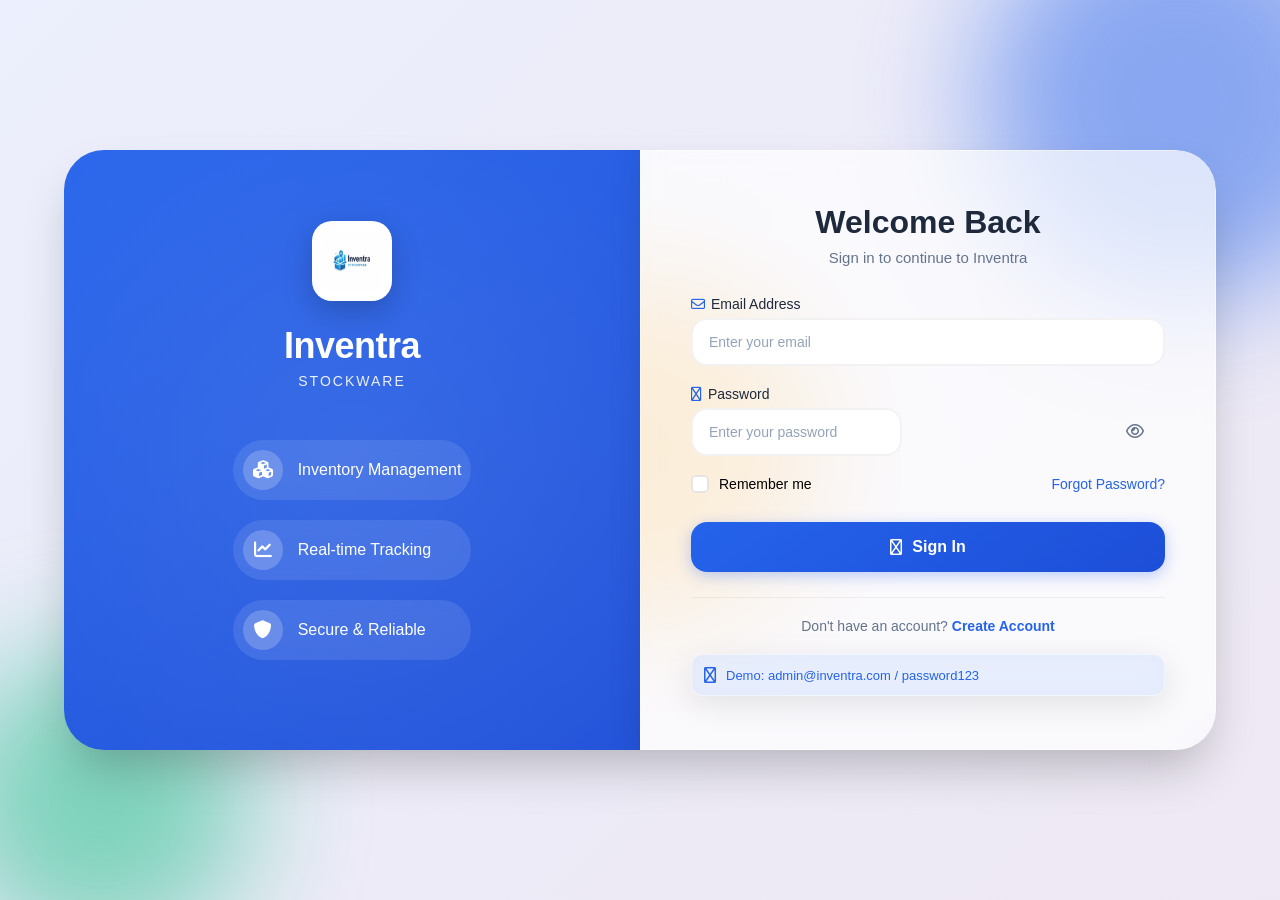
<file: backup/login.html>
<!DOCTYPE html>
<html lang="en">
<head>
    <meta charset="UTF-8">
    <meta name="viewport" content="width=device-width, initial-scale=1.0">
    <title>Inventra Stockware - Login</title>
    <link rel="stylesheet" href="auth.css">
    <link rel="stylesheet" href="https://cdnjs.cloudflare.com/ajax/libs/font-awesome/6.5.0/css/all.min.css">
</head>
<body class="auth-body">
    <!-- Animated background elements -->
    <div class="auth-bg">
        <div class="bg-shape shape1"></div>
        <div class="bg-shape shape2"></div>
        <div class="bg-shape shape3"></div>
    </div>

    <div class="auth-container">
        <!-- Left side - Branding -->
        <div class="auth-brand">
            <div class="brand-content">
                <div class="logo-wrapper">
                    <img src="logo.png" alt="Inventra" class="auth-logo">
                    <h1 class="brand-title">Inventra</h1>
                    <span class="brand-subtitle">STOCKWARE</span>
                </div>
                <div class="brand-features">
                    <div class="feature-item">
                        <i class="fa-solid fa-cubes"></i>
                        <span>Inventory Management</span>
                    </div>
                    <div class="feature-item">
                        <i class="fa-solid fa-chart-line"></i>
                        <span>Real-time Tracking</span>
                    </div>
                    <div class="feature-item">
                        <i class="fa-solid fa-shield"></i>
                        <span>Secure & Reliable</span>
                    </div>
                </div>
            </div>
        </div>

        <!-- Right side - Login Form -->
        <div class="auth-card glass">
            <div class="auth-header">
                <h2>Welcome Back</h2>
                <p>Sign in to continue to Inventra</p>
            </div>

            <form id="loginForm" class="auth-form">
                <div class="input-group">
                    <label for="email">
                        <i class="fa-regular fa-envelope"></i>
                        Email Address
                    </label>
                    <input type="email" id="email" placeholder="Enter your email" required>
                </div>

                <div class="input-group">
                    <label for="password">
                        <i class="fa-regular fa-lock"></i>
                        Password
                    </label>
                    <div class="password-wrapper">
                        <input type="password" id="password" placeholder="Enter your password" required>
                        <button type="button" class="toggle-password" onclick="togglePassword('password')">
                            <i class="fa-regular fa-eye"></i>
                        </button>
                    </div>
                </div>

                <div class="form-options">
                    <label class="checkbox-container">
                        <input type="checkbox" id="remember">
                        <span class="checkmark"></span>
                        Remember me
                    </label>
                    <a href="reset-password.html" class="forgot-link">Forgot Password?</a>
                </div>

                <button type="submit" class="auth-btn btn-primary">
                    <i class="fa-regular fa-arrow-right-to-bracket"></i>
                    Sign In
                </button>
            </form>

            <div class="auth-footer">
                <p>Don't have an account? <a href="signup.html">Create Account</a></p>
            </div>

            <!-- Demo credentials hint -->
            <div class="demo-hint glass">
                <i class="fa-regular fa-circle-info"></i>
                <span>Demo: admin@inventra.com / password123</span>
            </div>
        </div>
    </div>

    <script src="auth.js"></script>
</body>
</html>
</file>
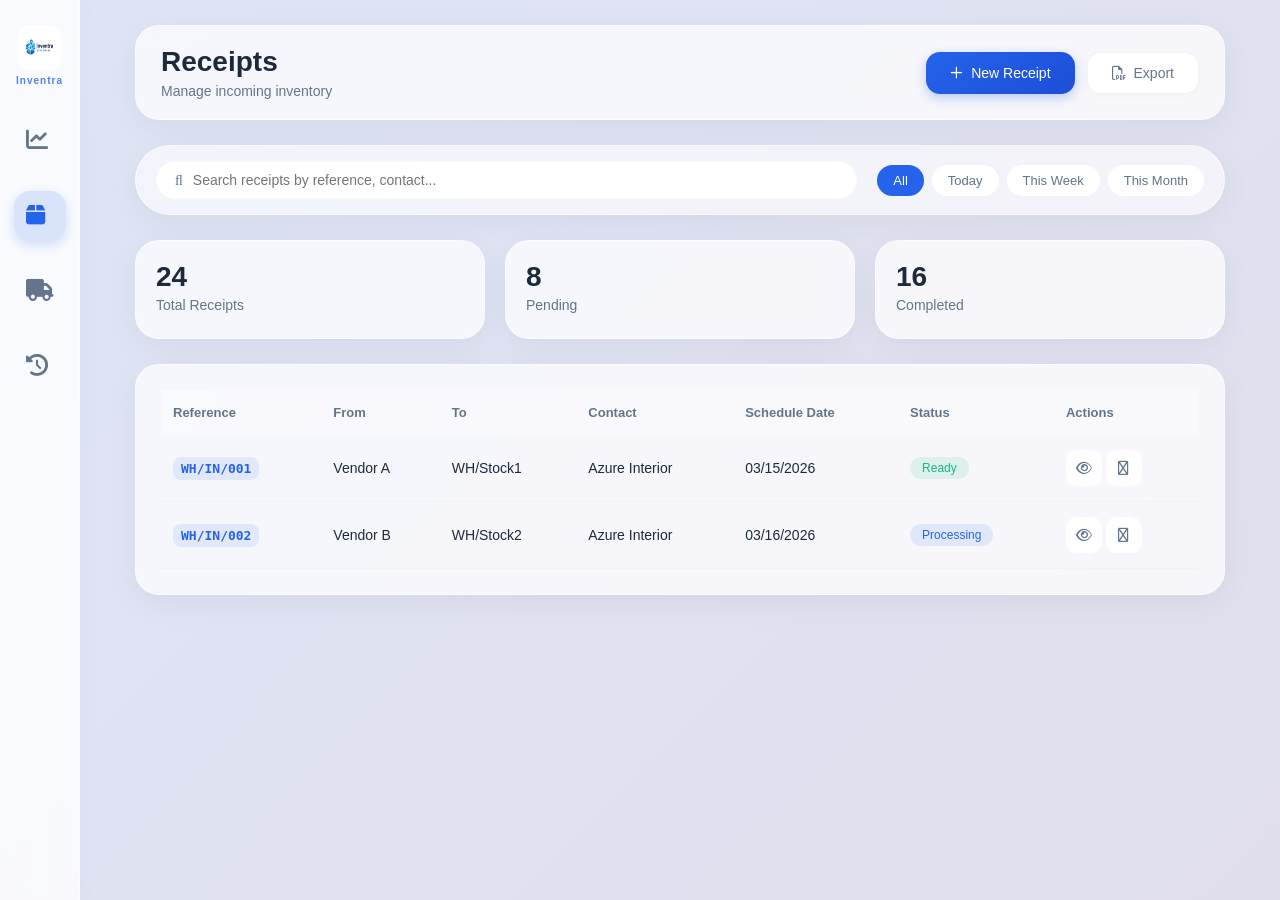
<file: backup/receipts.html>
<!DOCTYPE html>
<html lang="en">
<head>
    <meta charset="UTF-8">
    <meta name="viewport" content="width=device-width, initial-scale=1.0">
    <title>Inventra Stockware - Receipts</title>
    <link rel="stylesheet" href="style.css">
    <link rel="stylesheet" href="https://cdnjs.cloudflare.com/ajax/libs/font-awesome/6.5.0/css/all.min.css">
</head>
<body>
    <div class="sidebar">
        <div class="logo">
            <img src="logo.png" alt="Inventra">
            <span class="logo-text">Inventra</span>
        </div>
        <nav class="sidebar-nav">
            <a href="index.html" data-tooltip="Dashboard">
                <i class="fa-solid fa-chart-line"></i>
            </a>
            <a href="receipts.html" class="active" data-tooltip="Receipts">
                <i class="fa-solid fa-box"></i>
            </a>
            <a href="delivery.html" data-tooltip="Deliveries">
                <i class="fa-solid fa-truck"></i>
            </a>
            <a href="move-history.html" data-tooltip="Move History">
                <i class="fa-solid fa-clock-rotate-left"></i>
            </a>
        </nav>
    </div>

    <div class="main">
        <header class="header glass">
            <div class="header-left">
                <h2>Receipts</h2>
                <p class="page-subtitle">Manage incoming inventory</p>
            </div>
            <div class="actions">
                <button class="btn btn-primary">
                    <i class="fa-regular fa-plus"></i> New Receipt
                </button>
                <button class="btn btn-secondary">
                    <i class="fa-regular fa-file-pdf"></i> Export
                </button>
            </div>
        </header>

        <!-- Search and Filter Bar -->
        <div class="search-bar glass">
            <div class="search-wrapper">
                <i class="fa-regular fa-search"></i>
                <input id="searchInput" type="text" placeholder="Search receipts by reference, contact...">
            </div>
            <div class="filter-buttons">
                <button class="filter-btn active">All</button>
                <button class="filter-btn">Today</button>
                <button class="filter-btn">This Week</button>
                <button class="filter-btn">This Month</button>
            </div>
        </div>

        <!-- Summary Cards -->
        <div class="stats mini-stats">
            <div class="stat-card glass">
                <div class="stat-content">
                    <h3>24</h3>
                    <p>Total Receipts</p>
                </div>
            </div>
            <div class="stat-card glass">
                <div class="stat-content">
                    <h3>8</h3>
                    <p>Pending</p>
                </div>
            </div>
            <div class="stat-card glass">
                <div class="stat-content">
                    <h3>16</h3>
                    <p>Completed</p>
                </div>
            </div>
        </div>

        <!-- Receipts Table -->
        <div class="table-card glass">
            <div class="table-responsive">
                <table class="table">
                    <thead>
                        <tr>
                            <th>Reference</th>
                            <th>From</th>
                            <th>To</th>
                            <th>Contact</th>
                            <th>Schedule Date</th>
                            <th>Status</th>
                            <th>Actions</th>
                        </tr>
                    </thead>
                    <tbody>
                        <tr>
                            <td><span class="ref-badge">WH/IN/001</span></td>
                            <td>Vendor A</td>
                            <td>WH/Stock1</td>
                            <td>Azure Interior</td>
                            <td>03/15/2026</td>
                            <td><span class="status ready">Ready</span></td>
                            <td>
                                <button class="btn-icon"><i class="fa-regular fa-eye"></i></button>
                                <button class="btn-icon"><i class="fa-regular fa-print"></i></button>
                            </td>
                        </tr>
                        <tr>
                            <td><span class="ref-badge">WH/IN/002</span></td>
                            <td>Vendor B</td>
                            <td>WH/Stock2</td>
                            <td>Azure Interior</td>
                            <td>03/16/2026</td>
                            <td><span class="status processing">Processing</span></td>
                            <td>
                                <button class="btn-icon"><i class="fa-regular fa-eye"></i></button>
                                <button class="btn-icon"><i class="fa-regular fa-print"></i></button>
                            </td>
                        </tr>
                    </tbody>
                </table>
            </div>
        </div>
    </div>

    <script src="script.js"></script>
</body>
</html>
</file>
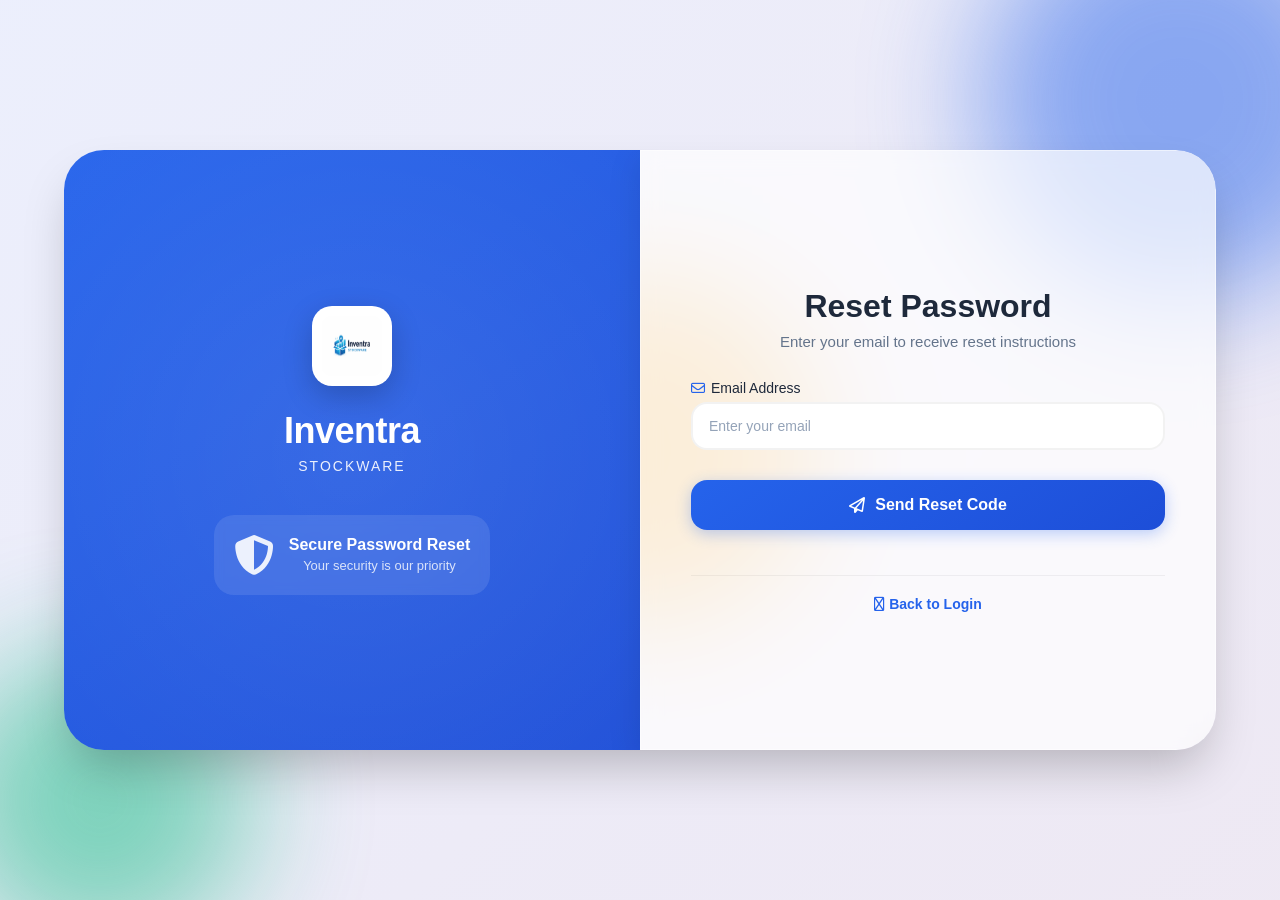
<file: backup/reset-password.html>
<!DOCTYPE html>
<html lang="en">
<head>
    <meta charset="UTF-8">
    <meta name="viewport" content="width=device-width, initial-scale=1.0">
    <title>Inventra Stockware - Reset Password</title>
    <link rel="stylesheet" href="auth.css">
    <link rel="stylesheet" href="https://cdnjs.cloudflare.com/ajax/libs/font-awesome/6.5.0/css/all.min.css">
</head>
<body class="auth-body">
    <!-- Animated background elements -->
    <div class="auth-bg">
        <div class="bg-shape shape1"></div>
        <div class="bg-shape shape2"></div>
        <div class="bg-shape shape3"></div>
    </div>

    <div class="auth-container">
        <!-- Left side - Branding -->
        <div class="auth-brand">
            <div class="brand-content">
                <div class="logo-wrapper">
                    <img src="logo.png" alt="Inventra" class="auth-logo">
                    <h1 class="brand-title">Inventra</h1>
                    <span class="brand-subtitle">STOCKWARE</span>
                </div>
                <div class="security-badge">
                    <i class="fa-solid fa-shield-halved"></i>
                    <div>
                        <h4>Secure Password Reset</h4>
                        <p>Your security is our priority</p>
                    </div>
                </div>
            </div>
        </div>

        <!-- Right side - Reset Password Form -->
        <div class="auth-card glass">
            <div class="auth-header">
                <h2>Reset Password</h2>
                <p>Enter your email to receive reset instructions</p>
            </div>

            <!-- Step 1: Email Form -->
            <div id="step1" class="auth-form">
                <div class="input-group">
                    <label for="resetEmail">
                        <i class="fa-regular fa-envelope"></i>
                        Email Address
                    </label>
                    <input type="email" id="resetEmail" placeholder="Enter your email" required>
                </div>

                <button type="button" class="auth-btn btn-primary" onclick="sendResetCode()">
                    <i class="fa-regular fa-paper-plane"></i>
                    Send Reset Code
                </button>

                <div class="auth-footer">
                    <p><a href="login.html"><i class="fa-regular fa-arrow-left"></i> Back to Login</a></p>
                </div>
            </div>

            <!-- Step 2: Verification Code (hidden initially) -->
            <div id="step2" class="auth-form" style="display: none;">
                <div class="input-group">
                    <label for="resetCode">
                        <i class="fa-regular fa-key"></i>
                        Verification Code
                    </label>
                    <div class="code-inputs">
                        <input type="text" maxlength="1" class="code-digit" onkeyup="moveToNext(this, 1)">
                        <input type="text" maxlength="1" class="code-digit" onkeyup="moveToNext(this, 2)">
                        <input type="text" maxlength="1" class="code-digit" onkeyup="moveToNext(this, 3)">
                        <input type="text" maxlength="1" class="code-digit" onkeyup="moveToNext(this, 4)">
                        <input type="text" maxlength="1" class="code-digit" onkeyup="moveToNext(this, 5)">
                        <input type="text" maxlength="1" class="code-digit" onkeyup="moveToNext(this, 6)">
                    </div>
                </div>

                <button type="button" class="auth-btn btn-primary" onclick="verifyCode()">
                    <i class="fa-regular fa-circle-check"></i>
                    Verify Code
                </button>

                <div class="timer-text">
                    <i class="fa-regular fa-clock"></i>
                    <span id="timer">02:00</span>
                </div>

                <button type="button" class="resend-btn" onclick="resendCode()">
                    Resend Code
                </button>
            </div>

            <!-- Step 3: New Password (hidden initially) -->
            <div id="step3" class="auth-form" style="display: none;">
                <div class="input-group">
                    <label for="newPassword">
                        <i class="fa-regular fa-lock"></i>
                        New Password
                    </label>
                    <div class="password-wrapper">
                        <input type="password" id="newPassword" placeholder="Enter new password" required>
                        <button type="button" class="toggle-password" onclick="togglePassword('newPassword')">
                            <i class="fa-regular fa-eye"></i>
                        </button>
                    </div>
                </div>

                <div class="input-group">
                    <label for="confirmNewPassword">
                        <i class="fa-regular fa-lock"></i>
                        Confirm Password
                    </label>
                    <div class="password-wrapper">
                        <input type="password" id="confirmNewPassword" placeholder="Confirm new password" required>
                        <button type="button" class="toggle-password" onclick="togglePassword('confirmNewPassword')">
                            <i class="fa-regular fa-eye"></i>
                        </button>
                    </div>
                </div>

                <div class="password-requirements">
                    <p>Password must contain:</p>
                    <ul>
                        <li id="req-length"><i class="fa-regular fa-circle-xmark"></i> At least 8 characters</li>
                        <li id="req-number"><i class="fa-regular fa-circle-xmark"></i> At least 1 number</li>
                        <li id="req-special"><i class="fa-regular fa-circle-xmark"></i> At least 1 special character</li>
                        <li id="req-match"><i class="fa-regular fa-circle-xmark"></i> Passwords match</li>
                    </ul>
                </div>

                <button type="button" class="auth-btn btn-primary" onclick="updatePassword()">
                    <i class="fa-regular fa-check"></i>
                    Update Password
                </button>
            </div>
        </div>
    </div>

    <script src="auth.js"></script>
</body>
</html>
</file>
<file: backup/auth.css>
:root {
    --primary: #2563eb;
    --primary-dark: #1d4ed8;
    --primary-light: #60a5fa;
    --success: #10b981;
    --warning: #f59e0b;
    --danger: #ef4444;
    --dark: #1e293b;
    --light: #f8fafc;
    --gray: #64748b;
    --gray-light: #94a3b8;
    --gradient-start: #2563eb;
    --gradient-end: #7c3aed;
}

* {
    margin: 0;
    padding: 0;
    box-sizing: border-box;
}

.auth-body {
    font-family: 'Inter', -apple-system, BlinkMacSystemFont, 'Segoe UI', sans-serif;
    min-height: 100vh;
    display: flex;
    align-items: center;
    justify-content: center;
    position: relative;
    overflow-x: hidden;
    background: linear-gradient(135deg, #667eea20 0%, #764ba220 100%);
}

/* Animated Background */
.auth-bg {
    position: fixed;
    top: 0;
    left: 0;
    width: 100%;
    height: 100%;
    z-index: -1;
    overflow: hidden;
}

.bg-shape {
    position: absolute;
    border-radius: 50%;
    filter: blur(60px);
    opacity: 0.5;
    animation: float 20s infinite;
}

.shape1 {
    width: 400px;
    height: 400px;
    background: var(--primary);
    top: -100px;
    right: -100px;
    animation-delay: 0s;
}

.shape2 {
    width: 300px;
    height: 300px;
    background: var(--success);
    bottom: -50px;
    left: -50px;
    animation-delay: -5s;
}

.shape3 {
    width: 350px;
    height: 350px;
    background: var(--warning);
    top: 50%;
    left: 50%;
    transform: translate(-50%, -50%);
    animation-delay: -10s;
}

@keyframes float {
    0%, 100% { transform: translate(0, 0) scale(1); }
    25% { transform: translate(50px, 50px) scale(1.1); }
    50% { transform: translate(0, 100px) scale(0.9); }
    75% { transform: translate(-50px, 50px) scale(1.05); }
}

/* Glassmorphism */
.glass {
    background: rgba(255, 255, 255, 0.7);
    backdrop-filter: blur(10px);
    -webkit-backdrop-filter: blur(10px);
    border: 1px solid rgba(255, 255, 255, 0.5);
    box-shadow: 0 8px 32px rgba(0, 0, 0, 0.1);
}

/* Auth Container */
.auth-container {
    display: grid;
    grid-template-columns: 1fr 1fr;
    max-width: 1200px;
    width: 90%;
    min-height: 600px;
    margin: 40px auto;
    border-radius: 40px;
    overflow: hidden;
    box-shadow: 0 25px 50px -12px rgba(0, 0, 0, 0.25);
}

/* Left Brand Side */
.auth-brand {
    background: linear-gradient(145deg, var(--primary), var(--primary-dark));
    padding: 40px;
    display: flex;
    align-items: center;
    justify-content: center;
    position: relative;
    overflow: hidden;
}

.auth-brand::before {
    content: '';
    position: absolute;
    top: -50%;
    right: -50%;
    width: 200%;
    height: 200%;
    background: radial-gradient(circle, rgba(255,255,255,0.1) 0%, transparent 70%);
    animation: rotate 30s linear infinite;
}

@keyframes rotate {
    from { transform: rotate(0deg); }
    to { transform: rotate(360deg); }
}

.brand-content {
    position: relative;
    z-index: 1;
    color: white;
    text-align: center;
}

.logo-wrapper {
    margin-bottom: 40px;
}

.auth-logo {
    width: 80px;
    height: 80px;
    border-radius: 20px;
    background: white;
    padding: 10px;
    margin-bottom: 20px;
    box-shadow: 0 10px 30px rgba(0, 0, 0, 0.2);
}

.brand-title {
    font-size: 36px;
    font-weight: 700;
    margin-bottom: 5px;
    letter-spacing: -0.5px;
}

.brand-subtitle {
    font-size: 14px;
    opacity: 0.9;
    letter-spacing: 2px;
}

.brand-features {
    margin-top: 50px;
    text-align: left;
}

.feature-item {
    display: flex;
    align-items: center;
    gap: 15px;
    margin-bottom: 20px;
    padding: 10px;
    background: rgba(255, 255, 255, 0.1);
    border-radius: 50px;
    backdrop-filter: blur(5px);
}

.feature-item i {
    width: 40px;
    height: 40px;
    background: rgba(255, 255, 255, 0.2);
    border-radius: 50%;
    display: flex;
    align-items: center;
    justify-content: center;
    font-size: 18px;
}

/* Testimonial */
.testimonial {
    background: rgba(255, 255, 255, 0.1);
    padding: 25px;
    border-radius: 20px;
    backdrop-filter: blur(5px);
    margin-top: 30px;
}

.testimonial i {
    font-size: 30px;
    opacity: 0.5;
    margin-bottom: 10px;
}

.testimonial p {
    font-style: italic;
    margin-bottom: 15px;
    line-height: 1.6;
}

.testimonial-author {
    display: flex;
    align-items: center;
    gap: 10px;
}

.testimonial-author img {
    width: 40px;
    height: 40px;
    border-radius: 50%;
    border: 2px solid white;
}

.testimonial-author strong {
    display: block;
    font-size: 14px;
}

.testimonial-author span {
    font-size: 12px;
    opacity: 0.8;
}

/* Right Card Side */
.auth-card {
    background: rgba(255, 255, 255, 0.7);
    padding: 50px;
    display: flex;
    flex-direction: column;
    justify-content: center;
}

.auth-header {
    text-align: center;
    margin-bottom: 30px;
}

.auth-header h2 {
    font-size: 32px;
    color: var(--dark);
    margin-bottom: 8px;
}

.auth-header p {
    color: var(--gray);
    font-size: 15px;
}

/* Form Styles */
.auth-form {
    display: flex;
    flex-direction: column;
    gap: 20px;
}

.input-group {
    display: flex;
    flex-direction: column;
    gap: 6px;
}

.input-group label {
    font-size: 14px;
    font-weight: 500;
    color: var(--dark);
    display: flex;
    align-items: center;
    gap: 6px;
}

.input-group label i {
    color: var(--primary);
    font-size: 14px;
}

.input-group input {
    padding: 14px 16px;
    border: 2px solid rgba(0, 0, 0, 0.05);
    border-radius: 16px;
    font-size: 14px;
    transition: var(--transition);
    background: white;
}

.input-group input:focus {
    outline: none;
    border-color: var(--primary);
    box-shadow: 0 0 0 4px rgba(37, 99, 235, 0.1);
}

.input-group input::placeholder {
    color: var(--gray-light);
}

/* Password wrapper */
.password-wrapper {
    position: relative;
}

.toggle-password {
    position: absolute;
    right: 16px;
    top: 50%;
    transform: translateY(-50%);
    background: none;
    border: none;
    color: var(--gray);
    cursor: pointer;
    padding: 5px;
    font-size: 16px;
    transition: var(--transition);
}

.toggle-password:hover {
    color: var(--primary);
}

/* Input row for first/last name */
.input-row {
    display: grid;
    grid-template-columns: 1fr 1fr;
    gap: 15px;
}

/* Form options */
.form-options {
    display: flex;
    justify-content: space-between;
    align-items: center;
    font-size: 14px;
}

.checkbox-container {
    display: flex;
    align-items: center;
    gap: 8px;
    cursor: pointer;
    position: relative;
    padding-left: 28px;
}

.checkbox-container input {
    position: absolute;
    opacity: 0;
    cursor: pointer;
    height: 0;
    width: 0;
}

.checkmark {
    position: absolute;
    left: 0;
    height: 18px;
    width: 18px;
    background: white;
    border: 2px solid rgba(0, 0, 0, 0.1);
    border-radius: 5px;
    transition: var(--transition);
}

.checkbox-container:hover input ~ .checkmark {
    border-color: var(--primary);
}

.checkbox-container input:checked ~ .checkmark {
    background: var(--primary);
    border-color: var(--primary);
}

.checkmark:after {
    content: "";
    position: absolute;
    display: none;
}

.checkbox-container input:checked ~ .checkmark:after {
    display: block;
}

.checkbox-container .checkmark:after {
    left: 5px;
    top: 2px;
    width: 4px;
    height: 8px;
    border: solid white;
    border-width: 0 2px 2px 0;
    transform: rotate(45deg);
}

.forgot-link {
    color: var(--primary);
    text-decoration: none;
    font-weight: 500;
    transition: var(--transition);
}

.forgot-link:hover {
    color: var(--primary-dark);
    text-decoration: underline;
}

/* Auth Button */
.auth-btn {
    padding: 16px;
    border: none;
    border-radius: 16px;
    font-size: 16px;
    font-weight: 600;
    cursor: pointer;
    transition: var(--transition);
    display: flex;
    align-items: center;
    justify-content: center;
    gap: 10px;
    width: 100%;
    margin-top: 10px;
}

.btn-primary {
    background: linear-gradient(145deg, var(--primary), var(--primary-dark));
    color: white;
    box-shadow: 0 4px 15px rgba(37, 99, 235, 0.3);
}

.btn-primary:hover {
    transform: translateY(-2px);
    box-shadow: 0 8px 25px rgba(37, 99, 235, 0.4);
}

.btn-primary:active {
    transform: translateY(0);
}

/* Auth Footer */
.auth-footer {
    text-align: center;
    margin-top: 25px;
    padding-top: 20px;
    border-top: 1px solid rgba(0, 0, 0, 0.05);
}

.auth-footer p {
    color: var(--gray);
    font-size: 14px;
}

.auth-footer a {
    color: var(--primary);
    text-decoration: none;
    font-weight: 600;
    transition: var(--transition);
}

.auth-footer a:hover {
    color: var(--primary-dark);
    text-decoration: underline;
}

/* Demo Hint */
.demo-hint {
    margin-top: 20px;
    padding: 12px;
    border-radius: 12px;
    background: rgba(37, 99, 235, 0.1);
    display: flex;
    align-items: center;
    gap: 10px;
    font-size: 13px;
    color: var(--primary);
}

.demo-hint i {
    font-size: 16px;
}

/* Password Strength */
.password-strength {
    height: 4px;
    background: rgba(0, 0, 0, 0.05);
    border-radius: 2px;
    margin-top: 5px;
    overflow: hidden;
}

.strength-bar {
    height: 100%;
    width: 0;
    transition: width 0.3s, background-color 0.3s;
}

.strength-bar.weak {
    width: 25%;
    background: var(--danger);
}

.strength-bar.medium {
    width: 50%;
    background: var(--warning);
}

.strength-bar.strong {
    width: 75%;
    background: var(--success);
}

.strength-bar.very-strong {
    width: 100%;
    background: linear-gradient(90deg, var(--success), #10b981);
}

.password-hint {
    font-size: 12px;
    color: var(--gray);
    margin-top: 4px;
}

/* Security Badge */
.security-badge {
    background: rgba(255, 255, 255, 0.1);
    padding: 20px;
    border-radius: 20px;
    display: flex;
    align-items: center;
    gap: 15px;
    backdrop-filter: blur(5px);
    margin-top: 30px;
}

.security-badge i {
    font-size: 40px;
    opacity: 0.9;
}

.security-badge h4 {
    font-size: 16px;
    margin-bottom: 4px;
}

.security-badge p {
    font-size: 13px;
    opacity: 0.8;
}

/* Code Input */
.code-inputs {
    display: flex;
    gap: 8px;
    justify-content: center;
    margin: 10px 0;
}

.code-digit {
    width: 45px;
    height: 55px;
    text-align: center;
    font-size: 24px;
    font-weight: 600;
    border: 2px solid rgba(0, 0, 0, 0.05);
    border-radius: 12px;
    background: white;
    transition: var(--transition);
}

.code-digit:focus {
    outline: none;
    border-color: var(--primary);
    box-shadow: 0 0 0 4px rgba(37, 99, 235, 0.1);
}

/* Timer */
.timer-text {
    text-align: center;
    color: var(--gray);
    font-size: 14px;
    display: flex;
    align-items: center;
    justify-content: center;
    gap: 5px;
}

/* Resend Button */
.resend-btn {
    background: none;
    border: none;
    color: var(--primary);
    font-weight: 600;
    cursor: pointer;
    padding: 8px;
    font-size: 14px;
    transition: var(--transition);
}

.resend-btn:hover:not(:disabled) {
    text-decoration: underline;
}

.resend-btn:disabled {
    opacity: 0.5;
    cursor: not-allowed;
}

/* Password Requirements */
.password-requirements {
    background: rgba(255, 255, 255, 0.5);
    padding: 15px;
    border-radius: 12px;
    font-size: 13px;
}

.password-requirements p {
    font-weight: 600;
    margin-bottom: 8px;
    color: var(--dark);
}

.password-requirements ul {
    list-style: none;
}

.password-requirements li {
    margin-bottom: 5px;
    color: var(--gray);
    display: flex;
    align-items: center;
    gap: 6px;
}

.password-requirements li i {
    font-size: 12px;
}

.password-requirements li.valid {
    color: var(--success);
}

.password-requirements li.valid i {
    color: var(--success);
}

/* Responsive */
@media (max-width: 900px) {
    .auth-container {
        grid-template-columns: 1fr;
        width: 95%;
        margin: 20px auto;
    }
    
    .auth-brand {
        display: none;
    }
    
    .auth-card {
        padding: 40px 30px;
    }
    
    .code-digit {
        width: 40px;
        height: 50px;
        font-size: 20px;
    }
}

@media (max-width: 480px) {
    .auth-card {
        padding: 30px 20px;
    }
    
    .input-row {
        grid-template-columns: 1fr;
    }
    
    .form-options {
        flex-direction: column;
        gap: 10px;
        align-items: flex-start;
    }
    
    .code-inputs {
        gap: 4px;
    }
    
    .code-digit {
        width: 35px;
        height: 45px;
        font-size: 18px;
    }
}

/* Loading State */
.auth-btn.loading {
    position: relative;
    color: transparent;
}

.auth-btn.loading::after {
    content: '';
    position: absolute;
    width: 20px;
    height: 20px;
    border: 2px solid white;
    border-top-color: transparent;
    border-radius: 50%;
    animation: spin 0.8s linear infinite;
}

@keyframes spin {
    to { transform: rotate(360deg); }
}

/* Success Animation */
.success-check {
    text-align: center;
    margin-bottom: 20px;
}

.success-check i {
    font-size: 60px;
    color: var(--success);
    animation: scaleIn 0.5s ease;
}

@keyframes scaleIn {
    from {
        transform: scale(0);
        opacity: 0;
    }
    to {
        transform: scale(1);
        opacity: 1;
    }
}
</file>
<file: backup/style.css>
:root {
    --primary: #2563eb;
    --primary-dark: #1d4ed8;
    --success: #10b981;
    --warning: #f59e0b;
    --danger: #ef4444;
    --info: #3b82f6;
    --dark: #1e293b;
    --light: #f8fafc;
    --gray: #64748b;
    --sidebar-width: 80px;
    --border-radius: 20px;
    --card-radius: 24px;
    --transition: all 0.3s ease;
}

* {
    margin: 0;
    padding: 0;
    box-sizing: border-box;
}

body {
    font-family: 'Inter', -apple-system, BlinkMacSystemFont, 'Segoe UI', sans-serif;
    background: linear-gradient(135deg, #667eea20 0%, #764ba220 100%), #f0f4f8;
    min-height: 100vh;
    color: var(--dark);
}

/* Glassmorphism base */
.glass {
    background: rgba(255, 255, 255, 0.7);
    backdrop-filter: blur(10px);
    -webkit-backdrop-filter: blur(10px);
    border: 1px solid rgba(255, 255, 255, 0.5);
    box-shadow: 0 8px 32px rgba(0, 0, 0, 0.05);
}

/* SIDEBAR */
.sidebar {
    position: fixed;
    width: var(--sidebar-width);
    height: 100vh;
    background: rgba(255, 255, 255, 0.8);
    backdrop-filter: blur(10px);
    -webkit-backdrop-filter: blur(10px);
    border-right: 1px solid rgba(255, 255, 255, 0.5);
    display: flex;
    flex-direction: column;
    align-items: center;
    padding: 25px 0;
    gap: 30px;
    z-index: 100;
    box-shadow: 5px 0 20px rgba(0, 0, 0, 0.02);
}

.logo {
    display: flex;
    flex-direction: column;
    align-items: center;
    gap: 5px;
}

.logo img {
    width: 45px;
    height: 45px;
    border-radius: 12px;
    transition: var(--transition);
}

.logo-text {
    font-size: 10px;
    font-weight: 600;
    color: var(--primary);
    letter-spacing: 1px;
    opacity: 0.8;
}

.sidebar-nav {
    display: flex;
    flex-direction: column;
    gap: 25px;
    flex: 1;
}

.sidebar-nav a {
    color: var(--gray);
    font-size: 22px;
    padding: 12px;
    border-radius: 16px;
    transition: var(--transition);
    position: relative;
}

.sidebar-nav a:hover {
    color: var(--primary);
    background: rgba(37, 99, 235, 0.1);
    transform: scale(1.05);
}

.sidebar-nav a.active {
    color: var(--primary);
    background: rgba(37, 99, 235, 0.15);
    box-shadow: 0 4px 12px rgba(37, 99, 235, 0.2);
}

/* Tooltips */
[data-tooltip] {
    position: relative;
}

[data-tooltip]:before {
    content: attr(data-tooltip);
    position: absolute;
    left: 100%;
    top: 50%;
    transform: translateY(-50%);
    background: var(--dark);
    color: white;
    padding: 8px 12px;
    border-radius: 8px;
    font-size: 12px;
    white-space: nowrap;
    opacity: 0;
    visibility: hidden;
    transition: var(--transition);
    margin-left: 15px;
    z-index: 1000;
    box-shadow: 0 4px 12px rgba(0,0,0,0.2);
}

[data-tooltip]:hover:before {
    opacity: 1;
    visibility: visible;
}

.sidebar-footer {
    margin-top: auto;
    padding-bottom: 20px;
}

.user-avatar {
    width: 40px;
    height: 40px;
    background: linear-gradient(145deg, var(--primary), var(--primary-dark));
    border-radius: 12px;
    display: flex;
    align-items: center;
    justify-content: center;
    color: white;
    font-size: 18px;
    cursor: pointer;
    transition: var(--transition);
}

.user-avatar:hover {
    transform: scale(1.05);
    box-shadow: 0 4px 12px rgba(37, 99, 235, 0.3);
}

/* MAIN CONTENT */
.main {
    margin-left: calc(var(--sidebar-width) + 20px);
    padding: 25px 35px 35px 35px;
    max-width: calc(100% - var(--sidebar-width) - 40px);
}

/* HEADER */
.header {
    display: flex;
    justify-content: space-between;
    align-items: center;
    padding: 20px 25px;
    border-radius: var(--card-radius);
    margin-bottom: 25px;
}

.header-left h2 {
    font-size: 28px;
    font-weight: 600;
    color: var(--dark);
    margin-bottom: 5px;
}

.date-today, .page-subtitle {
    font-size: 14px;
    color: var(--gray);
    display: flex;
    align-items: center;
    gap: 8px;
}

.actions {
    display: flex;
    gap: 12px;
}

/* BUTTONS */
.btn {
    padding: 12px 24px;
    border: none;
    border-radius: 14px;
    font-size: 14px;
    font-weight: 500;
    cursor: pointer;
    transition: var(--transition);
    display: inline-flex;
    align-items: center;
    gap: 8px;
    background: white;
    color: var(--gray);
    box-shadow: 0 2px 8px rgba(0,0,0,0.02);
}

.btn-primary {
    background: linear-gradient(145deg, var(--primary), var(--primary-dark));
    color: white;
    box-shadow: 0 4px 12px rgba(37, 99, 235, 0.3);
}

.btn-success {
    background: linear-gradient(145deg, var(--success), #0d9488);
    color: white;
}

.btn-warning {
    background: linear-gradient(145deg, var(--warning), #d97706);
    color: white;
}

.btn-secondary {
    background: white;
    border: 1px solid rgba(0,0,0,0.05);
}

.btn:hover {
    transform: translateY(-2px);
    box-shadow: 0 8px 20px rgba(0,0,0,0.1);
}

.btn-icon {
    width: 36px;
    height: 36px;
    border-radius: 10px;
    border: none;
    background: rgba(255,255,255,0.8);
    cursor: pointer;
    transition: var(--transition);
    color: var(--gray);
    font-size: 14px;
    display: inline-flex;
    align-items: center;
    justify-content: center;
}

.btn-icon:hover {
    background: white;
    color: var(--primary);
    transform: scale(1.05);
    box-shadow: 0 4px 12px rgba(0,0,0,0.05);
}

/* STATS CARDS */
.stats {
    display: grid;
    grid-template-columns: repeat(4, 1fr);
    gap: 20px;
    margin-bottom: 25px;
}

.stat-card {
    background: rgba(255,255,255,0.7);
    backdrop-filter: blur(10px);
    padding: 20px;
    border-radius: var(--card-radius);
    border: 1px solid rgba(255,255,255,0.5);
    display: flex;
    align-items: center;
    gap: 15px;
    transition: var(--transition);
}

.stat-card:hover {
    transform: translateY(-3px);
    box-shadow: 0 12px 30px rgba(0,0,0,0.05);
}

.stat-icon {
    width: 60px;
    height: 60px;
    border-radius: 18px;
    display: flex;
    align-items: center;
    justify-content: center;
    font-size: 24px;
}

.stat-content h3 {
    font-size: 28px;
    font-weight: 600;
    margin-bottom: 4px;
}

.stat-content p {
    font-size: 14px;
    color: var(--gray);
    margin-bottom: 5px;
}

.stat-trend {
    font-size: 12px;
    padding: 4px 8px;
    border-radius: 20px;
    background: rgba(255,255,255,0.5);
}

.stat-trend.positive {
    color: var(--success);
}

.stat-trend.warning {
    color: var(--warning);
}

/* MINI STATS */
.mini-stats {
    grid-template-columns: repeat(3, 1fr);
    margin-bottom: 25px;
}

/* SEARCH BAR */
.search-bar {
    padding: 15px 20px;
    border-radius: 50px;
    margin-bottom: 25px;
    display: flex;
    align-items: center;
    justify-content: space-between;
    gap: 20px;
    background: rgba(255,255,255,0.6);
}

.search-wrapper {
    flex: 1;
    display: flex;
    align-items: center;
    gap: 10px;
    background: white;
    padding: 10px 18px;
    border-radius: 40px;
    border: 1px solid rgba(0,0,0,0.02);
}

.search-wrapper i {
    color: var(--gray);
    font-size: 14px;
}

.search-wrapper input {
    border: none;
    outline: none;
    font-size: 14px;
    width: 100%;
    background: transparent;
}

.search-wrapper.small {
    max-width: 300px;
}

.filter-buttons {
    display: flex;
    gap: 8px;
}

.filter-btn {
    padding: 8px 16px;
    border: none;
    border-radius: 30px;
    background: white;
    color: var(--gray);
    cursor: pointer;
    transition: var(--transition);
    font-size: 13px;
    font-weight: 500;
}

.filter-btn.active {
    background: var(--primary);
    color: white;
}

.filter-btn:hover {
    background: var(--primary);
    color: white;
}

/* CHARTS */
.charts {
    display: grid;
    grid-template-columns: 1fr 1fr;
    gap: 20px;
    margin-bottom: 25px;
}

.chart-card {
    background: rgba(255,255,255,0.7);
    backdrop-filter: blur(10px);
    padding: 20px;
    border-radius: var(--card-radius);
    border: 1px solid rgba(255,255,255,0.5);
    display: flex;
    flex-direction: column;
}

.chart-header {
    display: flex;
    justify-content: space-between;
    align-items: center;
    margin-bottom: 15px;
    flex-shrink: 0;
}

.chart-header h3 {
    font-size: 16px;
    font-weight: 600;
    display: flex;
    align-items: center;
    gap: 8px;
}

.chart-filter {
    padding: 8px 12px;
    border-radius: 30px;
    border: 1px solid rgba(0,0,0,0.05);
    background: white;
    font-size: 13px;
    outline: none;
    cursor: pointer;
}

/* Chart container - fixes stretching issues */
.chart-container {
    position: relative;
    width: 100%;
    height: 300px;
    margin: 10px 0;
}

.chart-container canvas {
    display: block;
    width: 100% !important;
    height: 100% !important;
    max-height: 300px;
}

/* QUICK ACTIONS */
.quick {
    background: rgba(255,255,255,0.7);
    backdrop-filter: blur(10px);
    padding: 25px;
    border-radius: var(--card-radius);
    margin-bottom: 25px;
    border: 1px solid rgba(255,255,255,0.5);
}

.quick h3 {
    display: flex;
    align-items: center;
    gap: 8px;
    margin-bottom: 20px;
    font-size: 18px;
}

.quick-grid {
    display: grid;
    grid-template-columns: repeat(3, 1fr);
    gap: 15px;
}

.quick-btn {
    padding: 20px;
    border: none;
    background: rgba(255,255,255,0.5);
    border-radius: 20px;
    cursor: pointer;
    transition: var(--transition);
    display: flex;
    flex-direction: column;
    align-items: center;
    gap: 10px;
    font-size: 14px;
    color: var(--dark);
    border: 1px solid rgba(255,255,255,0.3);
}

.quick-btn i {
    font-size: 24px;
    color: var(--primary);
}

.quick-btn:hover {
    background: white;
    transform: translateY(-3px);
    box-shadow: 0 10px 25px rgba(0,0,0,0.05);
}

/* TABLES */
.table-card {
    background: rgba(255,255,255,0.7);
    backdrop-filter: blur(10px);
    padding: 25px;
    border-radius: var(--card-radius);
    border: 1px solid rgba(255,255,255,0.5);
}

.table-header {
    display: flex;
    justify-content: space-between;
    align-items: center;
    margin-bottom: 20px;
}

.table-header h3 {
    display: flex;
    align-items: center;
    gap: 8px;
    font-size: 18px;
}

.table-actions {
    display: flex;
    gap: 8px;
}

.table-responsive {
    overflow-x: auto;
}

.table {
    width: 100%;
    border-collapse: collapse;
}

.table th {
    text-align: left;
    padding: 15px 12px;
    font-size: 13px;
    font-weight: 600;
    color: var(--gray);
    background: rgba(255,255,255,0.3);
}

.table td {
    padding: 15px 12px;
    font-size: 14px;
    border-bottom: 1px solid rgba(0,0,0,0.02);
}

.table tbody tr {
    transition: var(--transition);
}

.table tbody tr:hover {
    background: rgba(255,255,255,0.5);
}

/* BADGES AND STATUS */
.badge {
    padding: 4px 12px;
    border-radius: 30px;
    font-size: 12px;
    font-weight: 500;
    display: inline-flex;
    align-items: center;
    gap: 4px;
}

.badge.in {
    background: rgba(16, 185, 129, 0.1);
    color: var(--success);
}

.badge.out {
    background: rgba(239, 68, 68, 0.1);
    color: var(--danger);
}

.badge.transfer {
    background: rgba(37, 99, 235, 0.1);
    color: var(--primary);
}

.status {
    padding: 4px 12px;
    border-radius: 30px;
    font-size: 12px;
    font-weight: 500;
    display: inline-block;
}

.status.completed {
    background: rgba(16, 185, 129, 0.1);
    color: var(--success);
}

.status.pending {
    background: rgba(245, 158, 11, 0.1);
    color: var(--warning);
}

.status.processing {
    background: rgba(37, 99, 235, 0.1);
    color: var(--primary);
}

.status.ready {
    background: rgba(16, 185, 129, 0.1);
    color: var(--success);
}

.ref-badge {
    font-family: monospace;
    font-weight: 600;
    color: var(--primary);
    background: rgba(37, 99, 235, 0.1);
    padding: 4px 8px;
    border-radius: 8px;
    font-size: 13px;
    display: inline-block;
}

.product-name {
    font-weight: 500;
}

/* TEXT COLORS */
.text-green {
    color: var(--success) !important;
}

.text-red {
    color: var(--danger) !important;
}

/* RESPONSIVE */
@media (max-width: 1200px) {
    .stats {
        grid-template-columns: repeat(2, 1fr);
    }
    
    .quick-grid {
        grid-template-columns: repeat(2, 1fr);
    }
}

@media (max-width: 900px) {
    .charts {
        grid-template-columns: 1fr;
    }
    
    .main {
        margin-left: 100px;
        padding: 20px;
    }
    
    .actions {
        flex-wrap: wrap;
    }
    
    .header {
        flex-direction: column;
        align-items: flex-start;
        gap: 15px;
    }

    .chart-container {
        height: 250px;
    }
}

@media (max-width: 600px) {
    .stats {
        grid-template-columns: 1fr;
    }
    
    .quick-grid {
        grid-template-columns: 1fr;
    }
    
    .search-bar {
        flex-direction: column;
    }
    
    .search-wrapper.small {
        max-width: 100%;
    }

    .chart-container {
        height: 200px;
    }

    .table-header {
        flex-direction: column;
        gap: 10px;
        align-items: flex-start;
    }
}
</file>
